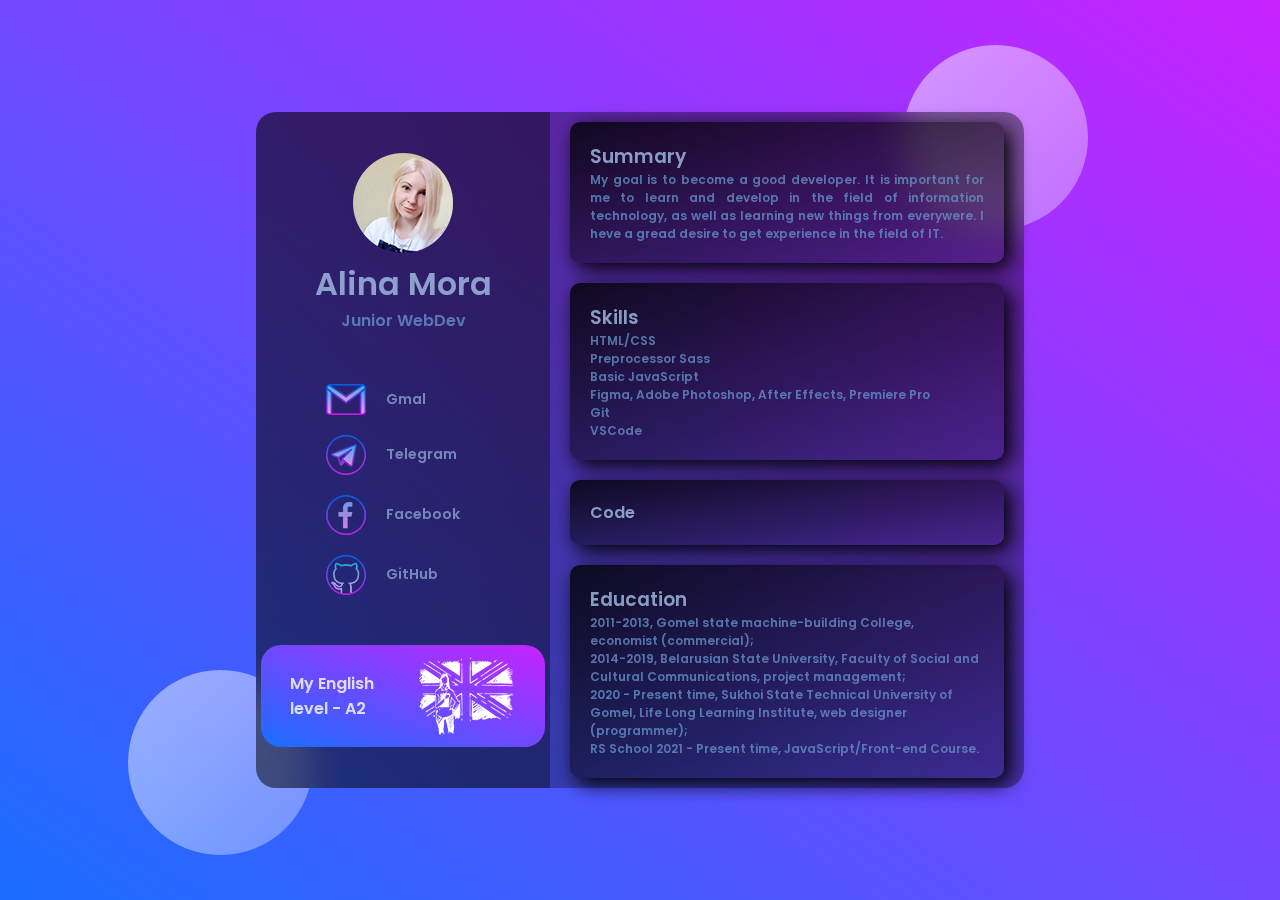
<file: index.html>
<!DOCTYPE html>
<html lang="en">
<head>
    <meta charset="UTF-8">
    <meta name="viewport" content="width=device-width, initial-scale=1.0">
    <meta http-equiv="x-ua-compatible" content="ie=edge">
    <link rel="stylesheet" href="style.css">
		<link rel="preconnect" href="https://fonts.gstatic.com">
		<link href="https://fonts.googleapis.com/css2?family=Poppins:ital,wght@0,400;0,700;1,500&display=swap" rel="stylesheet">
    <title>CV</title>
</head>
<body>
	<main>
		<section class="glass">
			<div class="dashboard">
				<div class="user">
					<img src="img/photo.png" alt="photo">
					<h1>Alina Mora</h1>
					<p>Junior WebDev</p>
				</div>
				<nav>
					<ul class="contact__info">
						<li class="list__link">
							<a href="mailto:mayak.asd@gmail.com"><img src="img/icons/gmail.png" alt="icon-gmail"><h3>Gmal</h3></a>
						</li>
						<li class="list__link">
							<a href="https://t.me/aliamor/"><img src="img/icons/telegram.png" alt="icon-telegram"><h3>Telegram</h3></a>
						</li>
						<li class="list__link">
							<a href="https://www.facebook.com/alinmoraa/"><img src="img/icons/facebook.png" alt="icon-facebook"><h3>Facebook</h3></a>
						</li>
						<li class="list__link">
							<a href="https://github.com/aliamora"><img src="img/icons/github.png" alt="icon-github"><h3>GitHub</h3></a>
						</li>
					</ul>
				</nav>
				<div class="eng">
					<p>My English level - A2</p>
					<img src="img/1.png" alt="british flag">
				</div>
			</div>
			<div class="cards">
				<article class="card">
					<div class="card-info">
						<h3 class="card-info_title">Summary</h3>
						<p class="card-info_text">My goal is to become a good developer. It is important for me to learn and develop in the field of information technology, as well as learning new things from everywere. I heve a gread desire to get experience in the field of IT.</p>
					</div>
				</article>
				<article class="card">
					<div class="card-info">
						<h3 class="card-info_title">Skills</h3>
						<ul class="skills">
							<li class="list__skills">HTML/CSS</li>
							<li class="list__skills">Preprocessor Sass</li>
							<li class="list__skills">Basic JavaScript</li>
							<li class="list__skills">Figma, Adobe Photoshop, After Effects, Premiere Pro</li>
							<li class="list__skills">Git</li>
							<li class="list__skills">VSCode</li>
						</ul>
					</div>
				</article>
				<article class="card">
					<div class="card-info">
						<a href="code.html">Code</a>
					</div>
				</article>
				<article class="card">
					<div class="card-info">
						<h3 class="card-info_title">Education</h3>
						<ul class="skills">
							<li class="list__skills">2011-2013, Gomel state machine-building College, economist (commercial);</li>
							<li class="list__skills">2014-2019, Belarusian State University, Faculty of Social and Cultural Communications, project management;</li>
							<li class="list__skills">2020 - Present time, Sukhoi State Technical University of Gomel, Life Long Learning Institute, web designer (programmer);</li>
							<li class="list__skills">RS School 2021 - Present time, JavaScript/Front-end Course.</li>
						</ul>
					</div>
				</article>
			</div>
		</section>
    </main>
    <div class="circle__one"></div>
    <div class="circle__two"></div>
</body>
</html>
</file>
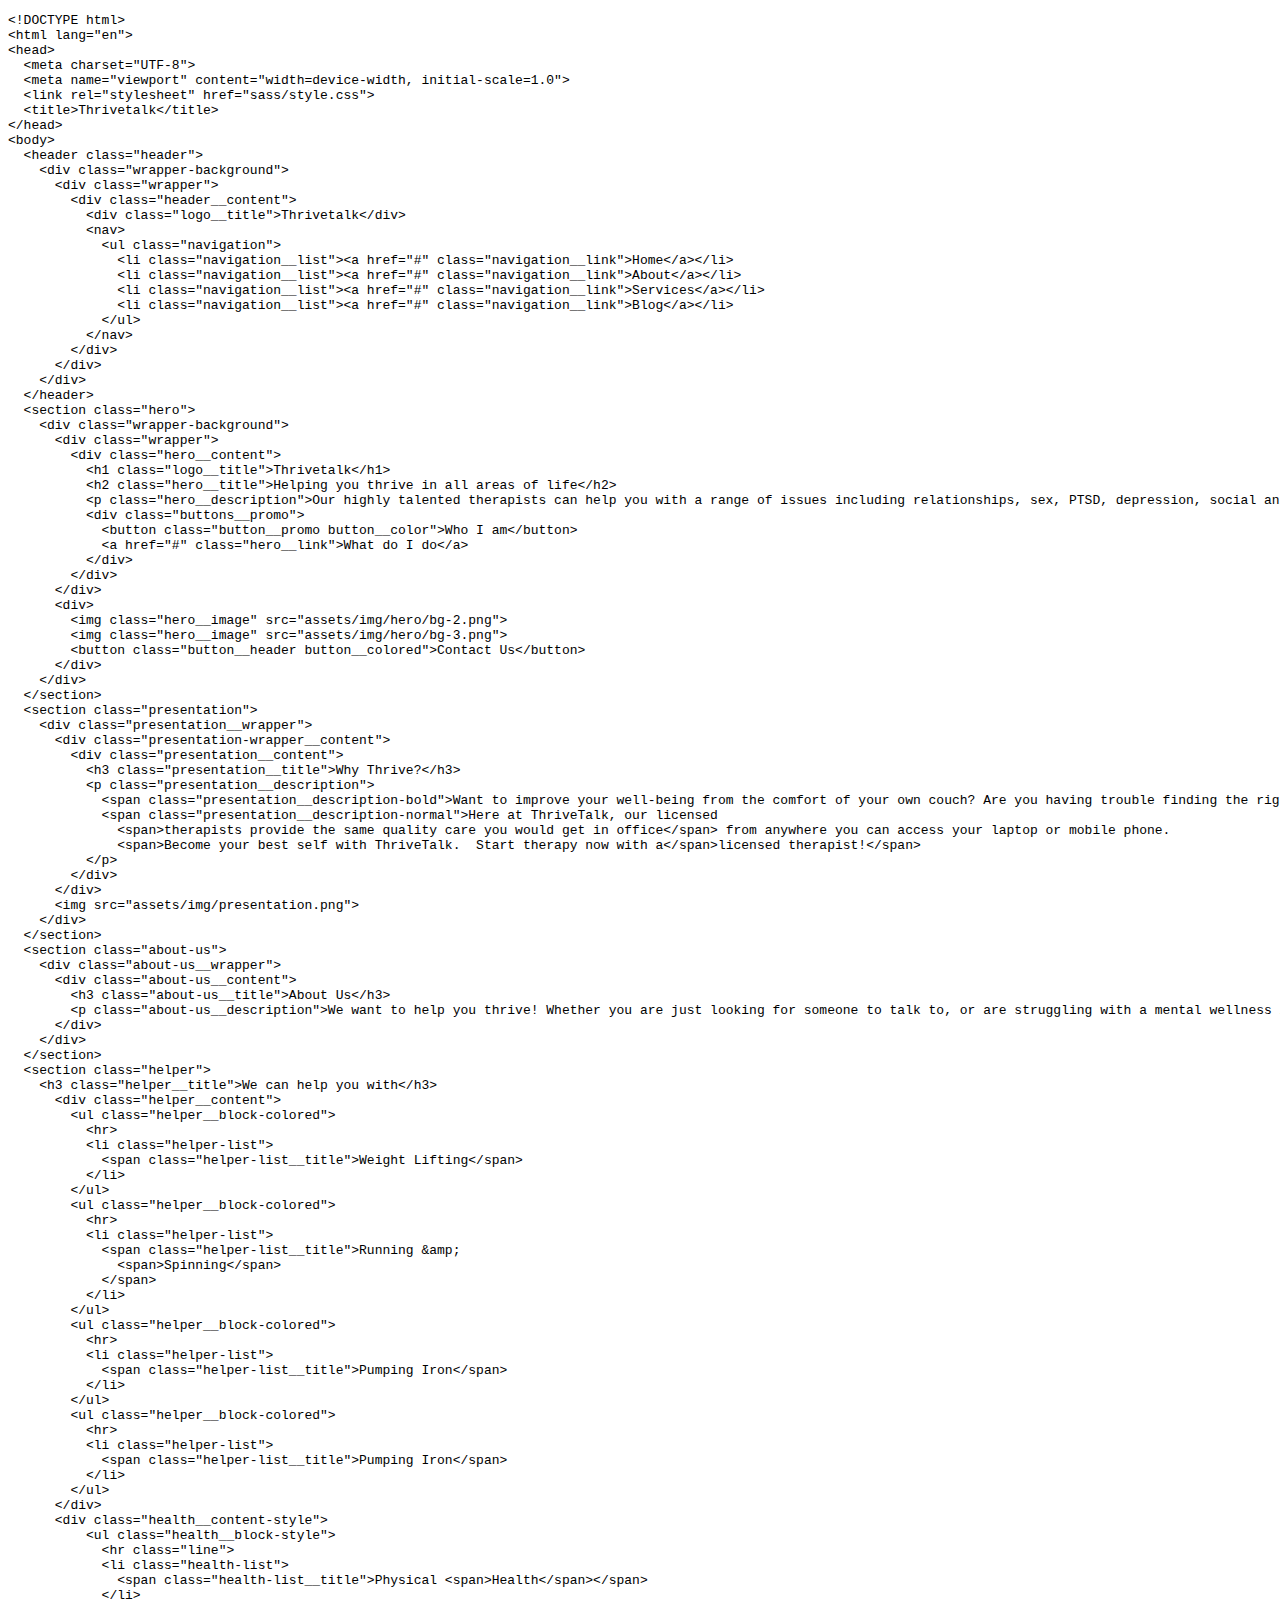
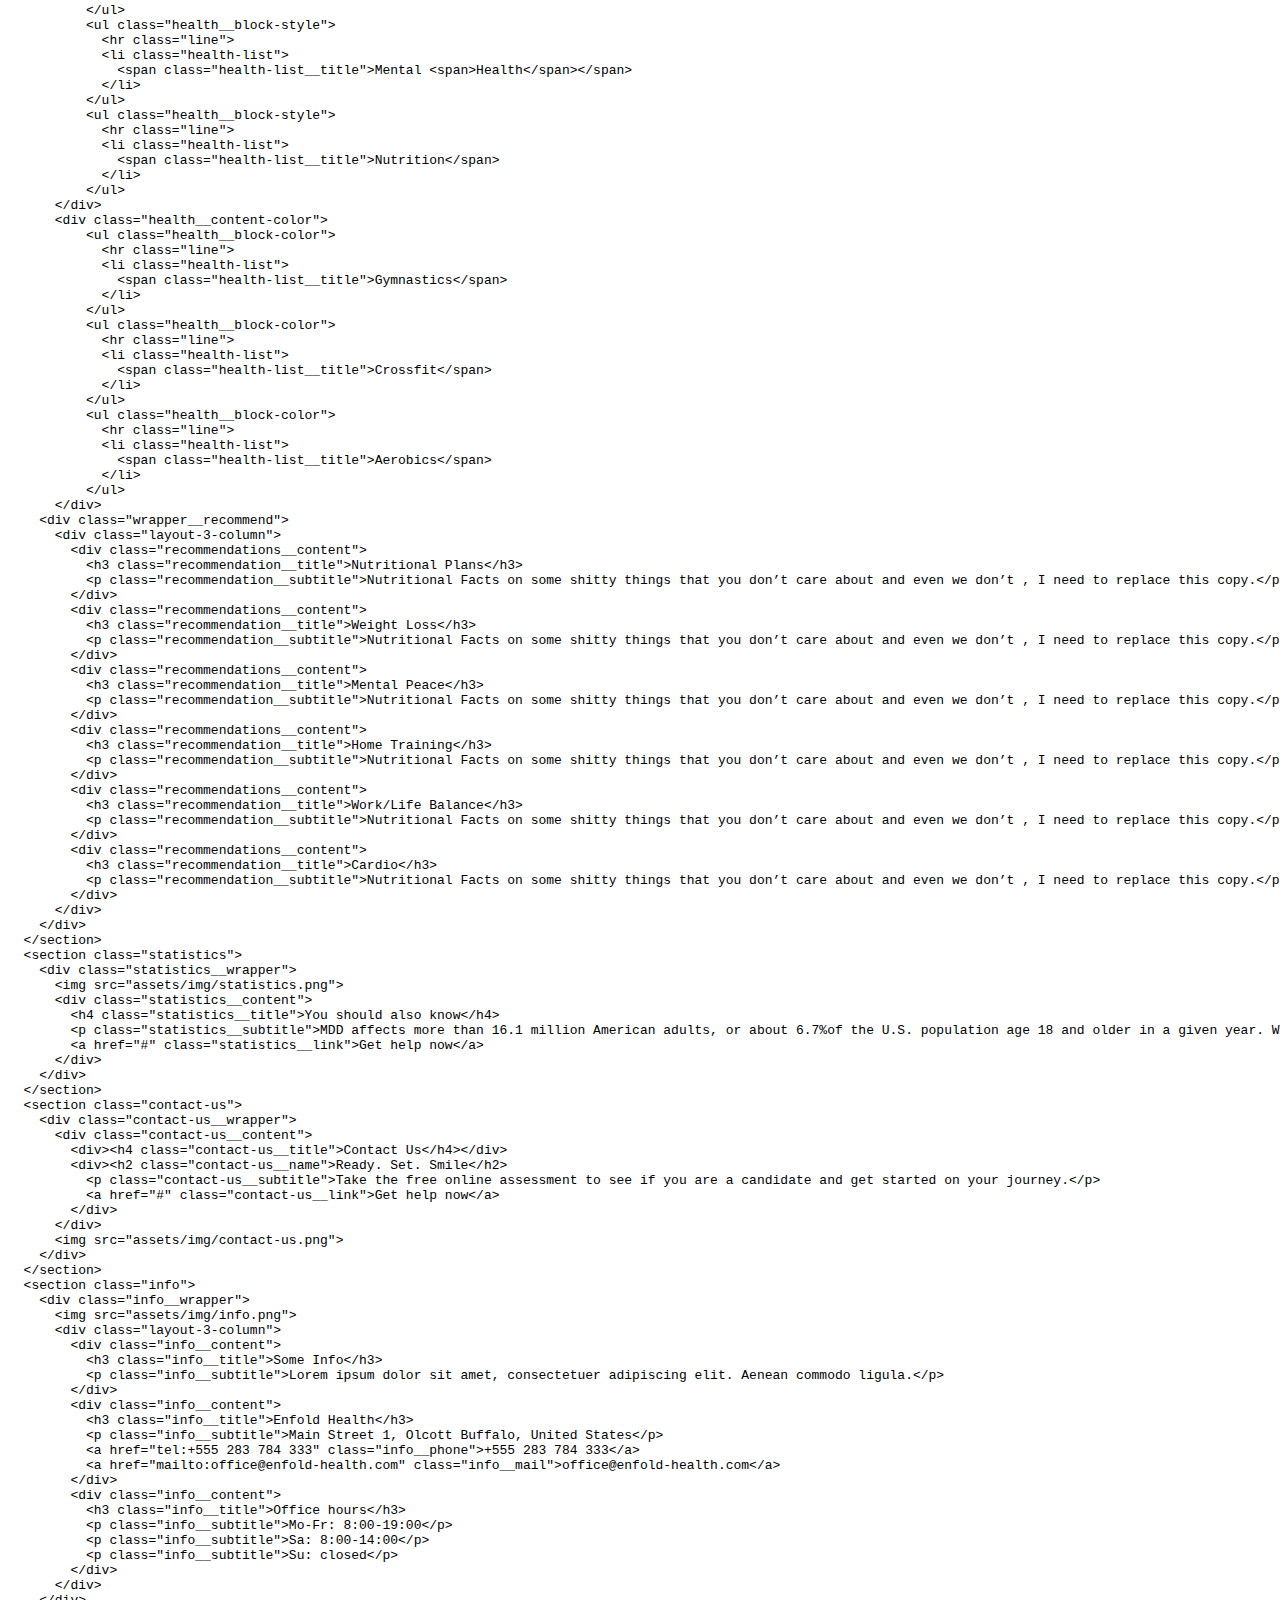
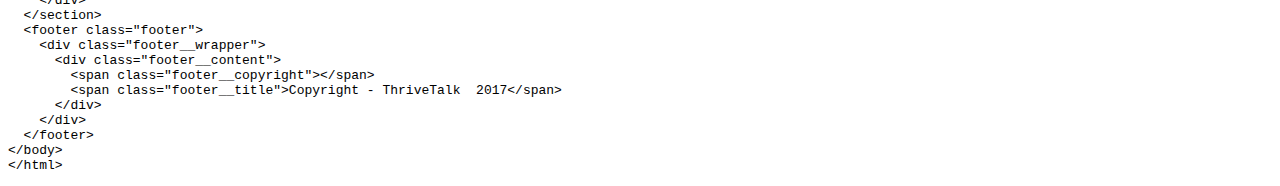
<file: code.html>
<!DOCTYPE html>
<html lang="en">
<head>
	<meta charset="UTF-8">
	<title>Code Sample</title>
</head>
<body>
<pre><code class="language-html">&lt;!DOCTYPE html&gt;
&lt;html lang=&quot;en&quot;&gt;
&lt;head&gt;
  &lt;meta charset=&quot;UTF-8&quot;&gt;
  &lt;meta name=&quot;viewport&quot; content=&quot;width=device-width, initial-scale=1.0&quot;&gt;
  &lt;link rel=&quot;stylesheet&quot; href=&quot;sass/style.css&quot;&gt;
  &lt;title&gt;Thrivetalk&lt;/title&gt;
&lt;/head&gt;
&lt;body&gt;
  &lt;header class=&quot;header&quot;&gt;
    &lt;div class=&quot;wrapper-background&quot;&gt;
      &lt;div class=&quot;wrapper&quot;&gt;
        &lt;div class=&quot;header__content&quot;&gt;
          &lt;div class=&quot;logo__title&quot;&gt;Thrivetalk&lt;/div&gt;
          &lt;nav&gt;
            &lt;ul class=&quot;navigation&quot;&gt;
              &lt;li class=&quot;navigation__list&quot;&gt;&lt;a href=&quot;#&quot; class=&quot;navigation__link&quot;&gt;Home&lt;/a&gt;&lt;/li&gt;
              &lt;li class=&quot;navigation__list&quot;&gt;&lt;a href=&quot;#&quot; class=&quot;navigation__link&quot;&gt;About&lt;/a&gt;&lt;/li&gt;
              &lt;li class=&quot;navigation__list&quot;&gt;&lt;a href=&quot;#&quot; class=&quot;navigation__link&quot;&gt;Services&lt;/a&gt;&lt;/li&gt;
              &lt;li class=&quot;navigation__list&quot;&gt;&lt;a href=&quot;#&quot; class=&quot;navigation__link&quot;&gt;Blog&lt;/a&gt;&lt;/li&gt;
            &lt;/ul&gt;
          &lt;/nav&gt;
        &lt;/div&gt;
      &lt;/div&gt;
    &lt;/div&gt;
  &lt;/header&gt;
  &lt;section class=&quot;hero&quot;&gt;
    &lt;div class=&quot;wrapper-background&quot;&gt;
      &lt;div class=&quot;wrapper&quot;&gt;
        &lt;div class=&quot;hero__content&quot;&gt;
          &lt;h1 class=&quot;logo__title&quot;&gt;Thrivetalk&lt;/h1&gt;
          &lt;h2 class=&quot;hero__title&quot;&gt;Helping you thrive in all areas of life&lt;/h2&gt;
          &lt;p class=&quot;hero__description&quot;&gt;Our highly talented therapists can help you with a range of issues including relationships, sex, PTSD, depression, social anxiety, or even just caring for yourself more.&lt;/p&gt;
          &lt;div class=&quot;buttons__promo&quot;&gt;
            &lt;button class=&quot;button__promo button__color&quot;&gt;Who I am&lt;/button&gt;
            &lt;a href=&quot;#&quot; class=&quot;hero__link&quot;&gt;What do I do&lt;/a&gt;
          &lt;/div&gt;
        &lt;/div&gt;
      &lt;/div&gt;
      &lt;div&gt;
        &lt;img class=&quot;hero__image&quot; src=&quot;assets/img/hero/bg-2.png&quot;&gt;
        &lt;img class=&quot;hero__image&quot; src=&quot;assets/img/hero/bg-3.png&quot;&gt;
        &lt;button class=&quot;button__header button__colored&quot;&gt;Contact Us&lt;/button&gt;
      &lt;/div&gt;
    &lt;/div&gt;
  &lt;/section&gt;
  &lt;section class=&quot;presentation&quot;&gt;
    &lt;div class=&quot;presentation__wrapper&quot;&gt;
      &lt;div class=&quot;presentation-wrapper__content&quot;&gt;
        &lt;div class=&quot;presentation__content&quot;&gt;
          &lt;h3 class=&quot;presentation__title&quot;&gt;Why Thrive?&lt;/h3&gt;
          &lt;p class=&quot;presentation__description&quot;&gt;
            &lt;span class=&quot;presentation__description-bold&quot;&gt;Want to improve your well-being from the comfort of your own couch? Are you having trouble finding the right therapist?&lt;/span&gt;
            &lt;span class=&quot;presentation__description-normal&quot;&gt;Here at ThriveTalk, our licensed
              &lt;span&gt;therapists provide the same quality care you would get in office&lt;/span&gt; from anywhere you can access your laptop or mobile phone.
              &lt;span&gt;Become your best self with ThriveTalk.  Start therapy now with a&lt;/span&gt;licensed therapist!&lt;/span&gt;
          &lt;/p&gt;
        &lt;/div&gt;
      &lt;/div&gt;
      &lt;img src=&quot;assets/img/presentation.png&quot;&gt;
    &lt;/div&gt;
  &lt;/section&gt;
  &lt;section class=&quot;about-us&quot;&gt;
    &lt;div class=&quot;about-us__wrapper&quot;&gt;
      &lt;div class=&quot;about-us__content&quot;&gt;
        &lt;h3 class=&quot;about-us__title&quot;&gt;About Us&lt;/h3&gt;
        &lt;p class=&quot;about-us__description&quot;&gt;We want to help you thrive! Whether you are just looking for someone to talk to, or are struggling with a mental wellness issue we’re here to help.  Our highly talented therapists can help you with a range of issues including relationships, sex, PTSD, depression, social anxiety, or even just caring for yourself more.&lt;/p&gt;
      &lt;/div&gt;
    &lt;/div&gt;
  &lt;/section&gt;
  &lt;section class=&quot;helper&quot;&gt;
    &lt;h3 class=&quot;helper__title&quot;&gt;We can help you with&lt;/h3&gt;
      &lt;div class=&quot;helper__content&quot;&gt;
        &lt;ul class=&quot;helper__block-colored&quot;&gt;
          &lt;hr&gt;
          &lt;li class=&quot;helper-list&quot;&gt;
            &lt;span class=&quot;helper-list__title&quot;&gt;Weight Lifting&lt;/span&gt;
          &lt;/li&gt;
        &lt;/ul&gt;
        &lt;ul class=&quot;helper__block-colored&quot;&gt;
          &lt;hr&gt;
          &lt;li class=&quot;helper-list&quot;&gt;
            &lt;span class=&quot;helper-list__title&quot;&gt;Running &amp;amp;
              &lt;span&gt;Spinning&lt;/span&gt;
            &lt;/span&gt;
          &lt;/li&gt;
        &lt;/ul&gt;
        &lt;ul class=&quot;helper__block-colored&quot;&gt;
          &lt;hr&gt;
          &lt;li class=&quot;helper-list&quot;&gt;
            &lt;span class=&quot;helper-list__title&quot;&gt;Pumping Iron&lt;/span&gt;
          &lt;/li&gt;
        &lt;/ul&gt;
        &lt;ul class=&quot;helper__block-colored&quot;&gt;
          &lt;hr&gt;
          &lt;li class=&quot;helper-list&quot;&gt;
            &lt;span class=&quot;helper-list__title&quot;&gt;Pumping Iron&lt;/span&gt;
          &lt;/li&gt;
        &lt;/ul&gt;
      &lt;/div&gt;
      &lt;div class=&quot;health__content-style&quot;&gt;
          &lt;ul class=&quot;health__block-style&quot;&gt;
            &lt;hr class=&quot;line&quot;&gt;
            &lt;li class=&quot;health-list&quot;&gt;
              &lt;span class=&quot;health-list__title&quot;&gt;Physical &lt;span&gt;Health&lt;/span&gt;&lt;/span&gt;
            &lt;/li&gt;
          &lt;/ul&gt;
          &lt;ul class=&quot;health__block-style&quot;&gt;
            &lt;hr class=&quot;line&quot;&gt;
            &lt;li class=&quot;health-list&quot;&gt;
              &lt;span class=&quot;health-list__title&quot;&gt;Mental &lt;span&gt;Health&lt;/span&gt;&lt;/span&gt;
            &lt;/li&gt;
          &lt;/ul&gt;
          &lt;ul class=&quot;health__block-style&quot;&gt;
            &lt;hr class=&quot;line&quot;&gt;
            &lt;li class=&quot;health-list&quot;&gt;
              &lt;span class=&quot;health-list__title&quot;&gt;Nutrition&lt;/span&gt;
            &lt;/li&gt;
          &lt;/ul&gt;
      &lt;/div&gt;
      &lt;div class=&quot;health__content-color&quot;&gt;
          &lt;ul class=&quot;health__block-color&quot;&gt;
            &lt;hr class=&quot;line&quot;&gt;
            &lt;li class=&quot;health-list&quot;&gt;
              &lt;span class=&quot;health-list__title&quot;&gt;Gymnastics&lt;/span&gt;
            &lt;/li&gt;
          &lt;/ul&gt;
          &lt;ul class=&quot;health__block-color&quot;&gt;
            &lt;hr class=&quot;line&quot;&gt;
            &lt;li class=&quot;health-list&quot;&gt;
              &lt;span class=&quot;health-list__title&quot;&gt;Crossfit&lt;/span&gt;
            &lt;/li&gt;
          &lt;/ul&gt;
          &lt;ul class=&quot;health__block-color&quot;&gt;
            &lt;hr class=&quot;line&quot;&gt;
            &lt;li class=&quot;health-list&quot;&gt;
              &lt;span class=&quot;health-list__title&quot;&gt;Aerobics&lt;/span&gt;
            &lt;/li&gt;
          &lt;/ul&gt;
      &lt;/div&gt;
    &lt;div class=&quot;wrapper__recommend&quot;&gt;
      &lt;div class=&quot;layout-3-column&quot;&gt;
        &lt;div class=&quot;recommendations__content&quot;&gt;
          &lt;h3 class=&quot;recommendation__title&quot;&gt;Nutritional Plans&lt;/h3&gt;
          &lt;p class=&quot;recommendation__subtitle&quot;&gt;Nutritional Facts on some shitty things that you don’t care about and even we don’t , I need to replace this copy.&lt;/p&gt;
        &lt;/div&gt;
        &lt;div class=&quot;recommendations__content&quot;&gt;
          &lt;h3 class=&quot;recommendation__title&quot;&gt;Weight Loss&lt;/h3&gt;
          &lt;p class=&quot;recommendation__subtitle&quot;&gt;Nutritional Facts on some shitty things that you don’t care about and even we don’t , I need to replace this copy.&lt;/p&gt;
        &lt;/div&gt;
        &lt;div class=&quot;recommendations__content&quot;&gt;
          &lt;h3 class=&quot;recommendation__title&quot;&gt;Mental Peace&lt;/h3&gt;
          &lt;p class=&quot;recommendation__subtitle&quot;&gt;Nutritional Facts on some shitty things that you don’t care about and even we don’t , I need to replace this copy.&lt;/p&gt;
        &lt;/div&gt;
        &lt;div class=&quot;recommendations__content&quot;&gt;
          &lt;h3 class=&quot;recommendation__title&quot;&gt;Home Training&lt;/h3&gt;
          &lt;p class=&quot;recommendation__subtitle&quot;&gt;Nutritional Facts on some shitty things that you don’t care about and even we don’t , I need to replace this copy.&lt;/p&gt;
        &lt;/div&gt;
        &lt;div class=&quot;recommendations__content&quot;&gt;
          &lt;h3 class=&quot;recommendation__title&quot;&gt;Work/Life Balance&lt;/h3&gt;
          &lt;p class=&quot;recommendation__subtitle&quot;&gt;Nutritional Facts on some shitty things that you don’t care about and even we don’t , I need to replace this copy.&lt;/p&gt;
        &lt;/div&gt;
        &lt;div class=&quot;recommendations__content&quot;&gt;
          &lt;h3 class=&quot;recommendation__title&quot;&gt;Cardio&lt;/h3&gt;
          &lt;p class=&quot;recommendation__subtitle&quot;&gt;Nutritional Facts on some shitty things that you don’t care about and even we don’t , I need to replace this copy.&lt;/p&gt;
        &lt;/div&gt;
      &lt;/div&gt;
    &lt;/div&gt;
  &lt;/section&gt;
  &lt;section class=&quot;statistics&quot;&gt;
    &lt;div class=&quot;statistics__wrapper&quot;&gt;
      &lt;img src=&quot;assets/img/statistics.png&quot;&gt;
      &lt;div class=&quot;statistics__content&quot;&gt;
        &lt;h4 class=&quot;statistics__title&quot;&gt;You should also know&lt;/h4&gt;
        &lt;p class=&quot;statistics__subtitle&quot;&gt;MDD affects more than 16.1 million American adults, or about 6.7%of the U.S. population age 18 and older in a given year. We at &lt;span&gt;ThriveTalk&lt;/span&gt; can help you.&lt;/p&gt;
        &lt;a href=&quot;#&quot; class=&quot;statistics__link&quot;&gt;Get help now&lt;/a&gt;
      &lt;/div&gt;
    &lt;/div&gt;
  &lt;/section&gt;
  &lt;section class=&quot;contact-us&quot;&gt;
    &lt;div class=&quot;contact-us__wrapper&quot;&gt;
      &lt;div class=&quot;contact-us__content&quot;&gt;
        &lt;div&gt;&lt;h4 class=&quot;contact-us__title&quot;&gt;Contact Us&lt;/h4&gt;&lt;/div&gt;
        &lt;div&gt;&lt;h2 class=&quot;contact-us__name&quot;&gt;Ready. Set. Smile&lt;/h2&gt;
          &lt;p class=&quot;contact-us__subtitle&quot;&gt;Take the free online assessment to see if you are a candidate and get started on your journey.&lt;/p&gt;
          &lt;a href=&quot;#&quot; class=&quot;contact-us__link&quot;&gt;Get help now&lt;/a&gt;
        &lt;/div&gt;
      &lt;/div&gt;
      &lt;img src=&quot;assets/img/contact-us.png&quot;&gt;
    &lt;/div&gt;
  &lt;/section&gt;
  &lt;section class=&quot;info&quot;&gt;
    &lt;div class=&quot;info__wrapper&quot;&gt;
      &lt;img src=&quot;assets/img/info.png&quot;&gt;
      &lt;div class=&quot;layout-3-column&quot;&gt;
        &lt;div class=&quot;info__content&quot;&gt;
          &lt;h3 class=&quot;info__title&quot;&gt;Some Info&lt;/h3&gt;
          &lt;p class=&quot;info__subtitle&quot;&gt;Lorem ipsum dolor sit amet, consectetuer adipiscing elit. Aenean commodo ligula.&lt;/p&gt;
        &lt;/div&gt;
        &lt;div class=&quot;info__content&quot;&gt;
          &lt;h3 class=&quot;info__title&quot;&gt;Enfold Health&lt;/h3&gt;
          &lt;p class=&quot;info__subtitle&quot;&gt;Main Street 1, Olcott Buffalo, United States&lt;/p&gt;
          &lt;a href=&quot;tel:+555 283 784 333&quot; class=&quot;info__phone&quot;&gt;+555 283 784 333&lt;/a&gt;
          &lt;a href=&quot;mailto:office@enfold-health.com&quot; class=&quot;info__mail&quot;&gt;office@enfold-health.com&lt;/a&gt;
        &lt;/div&gt;
        &lt;div class=&quot;info__content&quot;&gt;
          &lt;h3 class=&quot;info__title&quot;&gt;Office hours&lt;/h3&gt;
          &lt;p class=&quot;info__subtitle&quot;&gt;Mo-Fr: 8:00-19:00&lt;/p&gt;
          &lt;p class=&quot;info__subtitle&quot;&gt;Sa: 8:00-14:00&lt;/p&gt;
          &lt;p class=&quot;info__subtitle&quot;&gt;Su: closed&lt;/p&gt;
        &lt;/div&gt;
      &lt;/div&gt;
    &lt;/div&gt;
  &lt;/section&gt;
  &lt;footer class=&quot;footer&quot;&gt;
    &lt;div class=&quot;footer__wrapper&quot;&gt;
      &lt;div class=&quot;footer__content&quot;&gt;
        &lt;span class=&quot;footer__copyright&quot;&gt;&lt;/span&gt;
        &lt;span class=&quot;footer__title&quot;&gt;Copyright - ThriveTalk  2017&lt;/span&gt;
      &lt;/div&gt;
    &lt;/div&gt;
  &lt;/footer&gt;
&lt;/body&gt;
&lt;/html&gt;
</code></pre>
</body>
</html>
</file>
<file: style.css>
* {
  margin: 0;
  padding: 0;
  box-sizing: border-box;
}

html {
  font-size: 10px;
}

body {
  font-size: 1.6rem;
}

p {
  color: #658ec6;
  font-weight: 600;
  opacity: 0.8;
}

h1, h3 {
  color: #a4c0e6;
  font-weight: 600;
  opacity: 0.8;
}

main {
  font-family: 'Poppins', Verdana, sans-serif;
  min-height: 100vh;
  background: linear-gradient(to right top, #1A6DFF, #C822FF);
  display: flex;
  align-items: center;
  justify-content: center;
}

.glass {
  width: 60%;
  background: linear-gradient(
      to left bottom,
      rgba(0, 0, 0, 0.4),
      rgba(0, 0, 0, 0.3)
  );
  border-radius: 20px;
  z-index: 2;
  backdrop-filter: blur(20px);
  display: flex;
}

.circle__one, .circle__two {
  background: linear-gradient(
      to right bottom,
      rgba(255, 255, 255, 0.5),
      rgba(255, 255, 255, 0.3)
  );
  height: 185px;
  width: 185px;
  position: absolute;
  border-radius: 50%;
}

.circle__one {
  top: 5%;
  right: 15%;
}

.circle__two {
  bottom: 5%;
  left: 10%;
}

.dashboard {
  flex: 1;
  display: flex;
  flex-direction: column;
  align-items: center;
  justify-content: space-evenly;
  text-align: center;
  background: linear-gradient(
          to left bottom,
          rgba(0, 0, 0, 0.4),
          rgba(0, 0, 0, 0.3)
  );
  border-radius: 20px 0 0 20px;
}

.cards {
  flex: 2;
}

.list__link {
  display: flex;
  /*margin: 15px 0;*/
  padding: 10px 50px;
  align-items: center;
  list-style: none;
}
.list__link a , h3 {
  display: flex;
  align-items: center;
  text-decoration: none;
  padding: 0 20px;
}

a h3:hover {
  opacity: 3;
  transition: all 0.3s;
}


.eng {
  background: linear-gradient(to right top, #1A6DFF, #C822FF);
  border-radius: 20px;
  color: #fff;
  padding: 10px;
  display: flex;
  justify-content: space-evenly;
  align-items: center;
}

.eng p {
  width: 40%;
  font-weight: 600;
  color: #ffffff;
  text-align: start;
}

/**/

.cards {
  display: flex;
  flex-direction: column;
  justify-content: space-evenly;
}

.card {
  display: flex;
  background: linear-gradient(to left top,
      rgba(0, 0, 0, 0.1),
      rgba(0, 0, 0, 0.8)
  );
  border-radius: 10px;
  margin: 10px 20px;
  padding: 20px;
  box-shadow: 6px 6px 20px;
  /*box-shadow: 6px 6px 6px;*/
}

.card-info_title {
  padding: 0;
}

.card-info_text {
  font-size: 12px;
  text-align: justify;
}

li {
  list-style: none;
  color: #658ec6;
  font-weight: 600;
  opacity: 0.8;
  font-size: 12px;
}

.card-info a {
  color: #a4c0e6;
  font-weight: 600;
  opacity: 0.8;
  text-decoration: none;
}

.card-info a:hover {
  opacity: 1;
  transition: all 0.3s;
}
</file>
